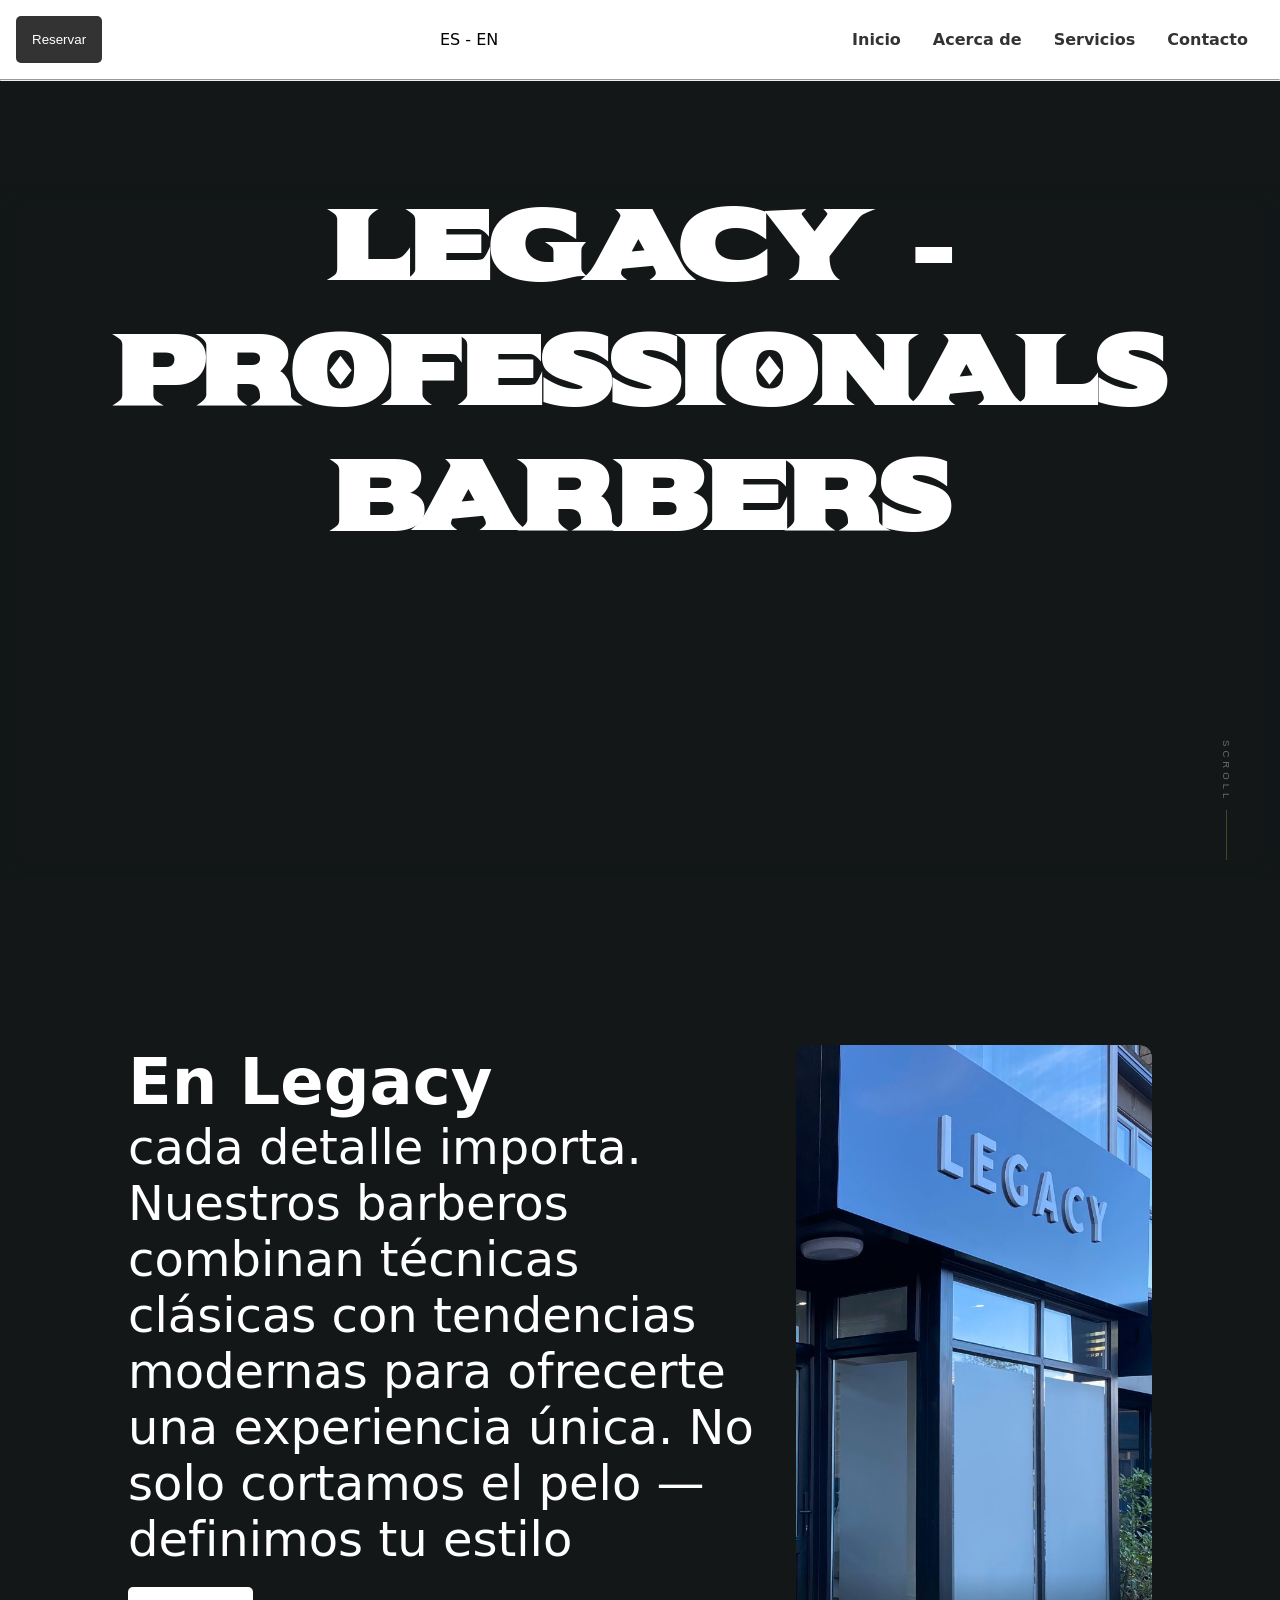
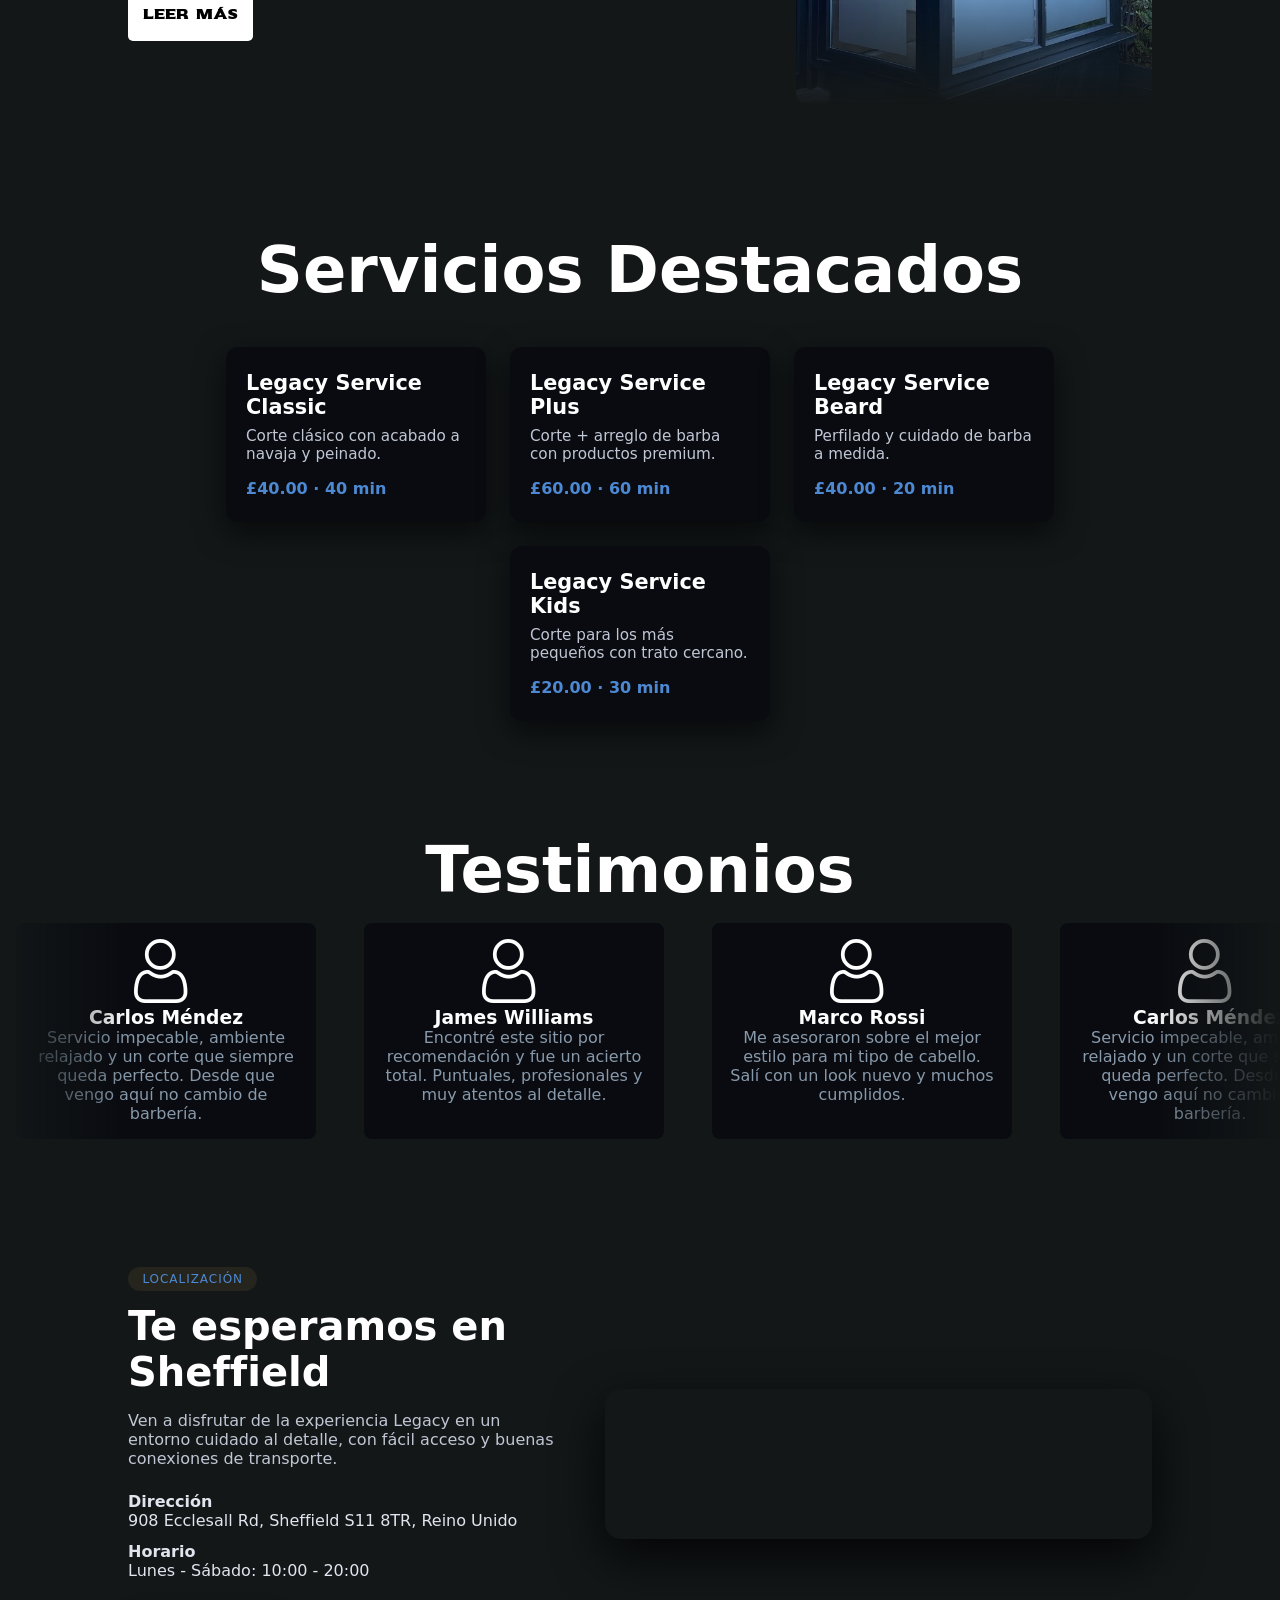
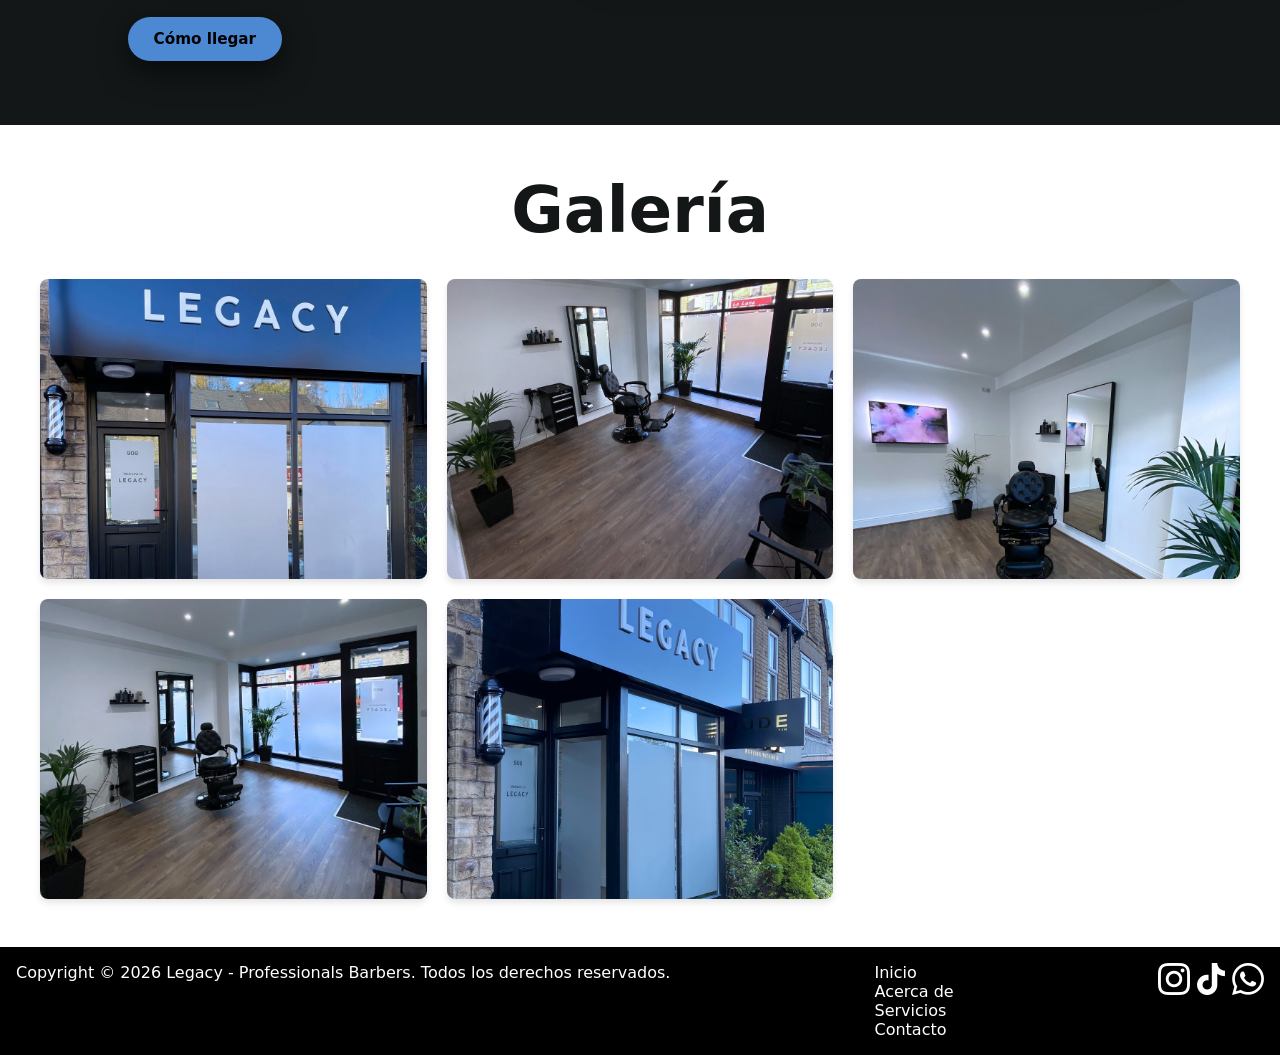
<file: index.html>
<!DOCTYPE html>
<html lang="es">

<head>
    <meta charset="UTF-8">
    <meta name="viewport" content="width=device-width, initial-scale=1.0">
    <title>Legacy - Professionals Barbers </title>
    <link rel="stylesheet" href="css/style.css">
    <link rel="preconnect" href="https://fonts.googleapis.com">
    <link rel="preconnect" href="https://fonts.gstatic.com" crossorigin>
    <link href="https://fonts.googleapis.com/css2?family=Sekuya&display=swap" rel="stylesheet">
    <link rel="icon" href="../img/iconoweb.png">
</head>

<body>
    <header>
        <nav class="nav">
            <button class="btn">
                <a href="html/formulario.html">Reservar</a>
            </button>

            <div style="color: black;">
                <p>ES - EN</p>
            </div>

            <ul>
                <li><a href="#">Inicio</a></li>
                <li><a href="#">Acerca de </a></li>
                <li><a href="#">Servicios</a></li>
                <li><a href="html/contacto.html">Contacto</a></li>
            </ul>

        </nav>
    </header>
    <hr>
    <main>
        <section class="hero">
            <div class="hero-content sekuya-regular">
                <h1>Legacy - Professionals Barbers</h1>
            </div>
            <div class="scroll-hint ocultar-movil">
                <span>Scroll</span>
                <div class="scroll-dot"></div>
              </div>
        </section>

        <section class="about">
            <div class="about-content">
                <h2>En Legacy</h2>
                <p> cada detalle importa. 
                    Nuestros barberos combinan técnicas clásicas con tendencias modernas para ofrecerte una experiencia única. 
                    No solo cortamos el pelo — definimos tu estilo</p>
                <button><a href="" class="sekuya-regular">Leer más</a></button>
            </div>
            <img src="../img/imgBarberia.jpg" alt="">
        </section>

        <section class="service">
            <h2>Servicios Destacados</h2> 
            <div class="services-list">
                <article class="service-card">
                    <h3>Legacy Service Classic</h3>
                    <p class="service-text">Corte clásico con acabado a navaja y peinado.</p>
                    <p class="service-price">£40.00 · 40 min</p>
                </article>
                <article class="service-card">
                    <h3>Legacy Service Plus</h3>
                    <p class="service-text">Corte + arreglo de barba con productos premium.</p>
                    <p class="service-price">£60.00 · 60 min</p>
                </article>
                <article class="service-card">
                    <h3>Legacy Service Beard</h3>
                    <p class="service-text">Perfilado y cuidado de barba a medida.</p>
                    <p class="service-price">£40.00 · 20 min</p>
                </article>
                <article class="service-card">
                    <h3>Legacy Service Kids</h3>
                    <p class="service-text">Corte para los más pequeños con trato cercano.</p>
                    <p class="service-price">£20.00 · 30 min</p>
                </article>
            </div>
        </section>

        <section class="testimonials-section">
            <h2 style="text-align: center; color: var(--secondary-color) ; font-size: 4rem;">Testimonios</h2>
            <div class="testimonials-wrapper">
                <div class="testimonials-track">
                    <!-- Bloque original de testimonios -->
                    <div class="card bg-card-testimonials">
                        <article> 
                            <img src="/img/usuario.png" alt="">
                            <h3>Carlos Méndez</h3>
                            <p>Servicio impecable, ambiente relajado y un corte que siempre queda perfecto. Desde que vengo aquí no cambio de barbería.</p>
                        </article>
                    </div>
                    <div class="card bg-card-testimonials">
                        <article>
                            <img src="/img/usuario.png" alt="">
                            <h3>James Williams</h3>
                            <p>Encontré este sitio por recomendación y fue un acierto total. Puntuales, profesionales y muy atentos al detalle.</p>
                        </article>
                    </div>
                    <div class="card bg-card-testimonials"> 
                        <article>
                            <img src="/img/usuario.png" alt="">
                            <h3>Marco Rossi</h3>
                            <p>Me asesoraron sobre el mejor estilo para mi tipo de cabello. Salí con un look nuevo y muchos cumplidos.</p>
                        </article>
                    </div>
                    <!-- Duplicamos exactamente las mismas tarjetas para un bucle infinito fluido -->
                    <div class="card bg-card-testimonials">
                        <article> 
                            <img src="/img/usuario.png" alt="">
                            <h3>Carlos Méndez</h3>
                            <p>Servicio impecable, ambiente relajado y un corte que siempre queda perfecto. Desde que vengo aquí no cambio de barbería.</p>
                        </article>
                    </div>
                    <div class="card bg-card-testimonials">
                        <article>
                            <img src="/img/usuario.png" alt="">
                            <h3>James Williams</h3>
                            <p>Encontré este sitio por recomendación y fue un acierto total. Puntuales, profesionales y muy atentos al detalle.</p>
                        </article>
                    </div>
                    <div class="card bg-card-testimonials"> 
                        <article>
                            <img src="/img/usuario.png" alt="">
                            <h3>Marco Rossi</h3>
                            <p>Me asesoraron sobre el mejor estilo para mi tipo de cabello. Salí con un look nuevo y muchos cumplidos.</p>
                        </article>
                    </div>
                </div>
            </div>
        </section>

        <section class="mapa">
            <div class="map-container">
                <div class="map-info">
                    <span class="map-badge">Localización</span>
                    <h2>Te esperamos en Sheffield</h2>
                    <p class="map-text">
                        Ven a disfrutar de la experiencia Legacy en un entorno cuidado al detalle, 
                        con fácil acceso y buenas conexiones de transporte.
                    </p>
                    <div class="map-details">
                        <p><strong>Dirección</strong><br>908 Ecclesall Rd, Sheffield S11 8TR, Reino Unido</p>
                        <p><strong>Horario</strong><br>Lunes - Sábado: 10:00 - 20:00</p>
                    </div>
                    <a class="map-cta" href="https://maps.app.goo.gl/1AdoynAdZgB1MmBq7" target="_blank" rel="noopener noreferrer">
                        Cómo llegar
                    </a>
                </div>
                <div class="mapa-content">
                    <iframe
                        src="https://www.google.com/maps/embed?pb=!1m18!1m12!1m3!1d2380.9676722194436!2d-1.51106432307458!3d53.3617334722937!2m3!1f0!2f0!3f0!3m2!1i1024!2i768!4f13.1!3m3!1m2!1s0x4879821664e7b04d%3A0x4c356bc0a513e911!2sChristine%20Clarke%20Aesthetic%20Skincare%2C%20908%20Ecclesall%20Rd%2C%20Sheffield%20S11%208TR%2C%20Reino%20Unido!5e0!3m2!1ses!2ses!4v1770885386726!5m2!1ses!2ses"
                        width="600" height="450" style="border:0;" allowfullscreen="" loading="lazy"
                        referrerpolicy="no-referrer-when-downgrade">
                    </iframe>
                </div>
            </div>
        </section>

        <section class="gallery" id="galeria">
            <h2>Galería</h2>
            <div class="gallery-grid">
                <img src="img/imagen1.jpg" alt="Imagen 1">
                <img src="img/imagen2.jpg" alt="Imagen 2">
                <img src="img/imagen3.jpg" alt="Imagen 3">
                <img src="img/imagen4.jpg" alt="Imagen 4">
                <img src="img/imagen5.jpg" alt="Imagen 5">
            </div>
        </section>

    </main>

    <footer>
        <p>Copyright © 2026 Legacy - Professionals Barbers. Todos los derechos reservados.</p>
        <div class="footer-enlace">
            <ul>
                <li><a href="#">Inicio</a></li>
                <li><a href="#">Acerca de </a></li>
                <li><a href="#">Servicios</a></li>
                <li><a href="html/contacto.html">Contacto</a></li>
            </ul>
        </div>
        <div class="social-media">
            <a href="#"><img src="img/instagram.png" alt=""></a>
            <a href="#"><img src="img/tik-tok.png" alt=""></a>
            <a href="#"><img src="img/whatsapp.png" alt=""></a>
        </div>
    </footer>
</body>

</html>
</file>
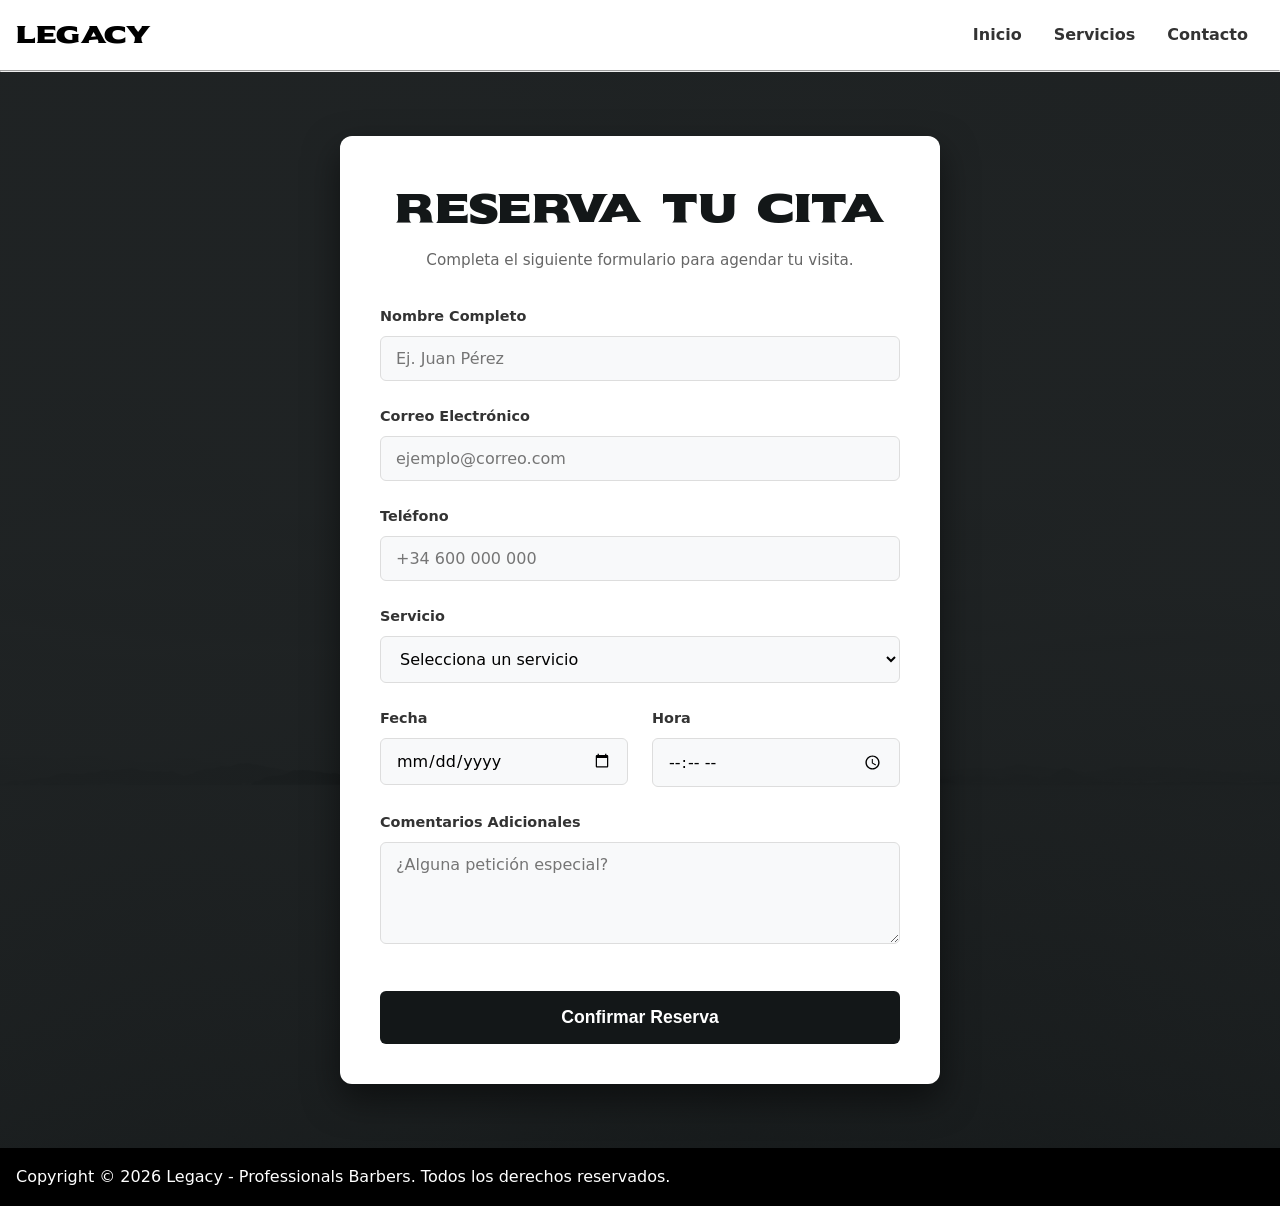
<file: formulario.html>
<!DOCTYPE html>
<html lang="es">

<head>
    <meta charset="UTF-8">
    <meta name="viewport" content="width=device-width, initial-scale=1.0">
    <title>Legacy - Reservas</title>
    <link rel="stylesheet" href="../css/style.css">
    <link rel="stylesheet" href="../css/formulario.css">
    <link rel="preconnect" href="https://fonts.googleapis.com">
    <link rel="preconnect" href="https://fonts.gstatic.com" crossorigin>
    <link href="https://fonts.googleapis.com/css2?family=Sekuya&display=swap" rel="stylesheet">
    <link rel="icon" href="../img/iconoweb.png">
</head>

<body>
    <header>
        <nav class="nav">
            <div class="logo">
                <a href="../index.html"
                    style="font-family: 'Sekuya', system-ui; font-size: 1.5rem; text-decoration: none; color: #000;">Legacy</a>
            </div>

            <ul>
                <li><a href="../index.html">Inicio</a></li>
                <li><a href="../index.html#servicios">Servicios</a></li>
                <li><a href="../index.html#contacto">Contacto</a></li>
            </ul>
        </nav>
    </header>
    <hr>

    <main>
        <section class="reservation-section">
            <div class="form-container">
                <div class="form-header">
                    <h2 class="sekuya-regular">Reserva tu Cita</h2>
                    <p>Completa el siguiente formulario para agendar tu visita.</p>
                </div>

                <form action="#" method="POST" class="reservation-form">
                    <div class="form-group">
                        <label for="nombre">Nombre Completo</label>
                        <input type="text" id="nombre" name="nombre" placeholder="Ej. Juan Pérez" required>
                    </div>

                    <div class="form-group">
                        <label for="email">Correo Electrónico</label>
                        <input type="email" id="email" name="email" placeholder="ejemplo@correo.com" required>
                    </div>

                    <div class="form-group">
                        <label for="telefono">Teléfono</label>
                        <input type="tel" id="telefono" name="telefono" placeholder="+34 600 000 000" required>
                    </div>

                    <div class="form-group">
                        <label for="servicio">Servicio</label>
                        <select id="servicio" name="servicio" required>
                            <option value="" disabled selected>Selecciona un servicio</option>
                            <option value="classic">Legacy Service Classic - £40.00 (40 min)</option>
                            <option value="plus">Legacy Service Plus - £60.00 (60 min)</option>
                            <option value="beard">Legacy Service Beard - £40.00 (20 min)</option>
                            <option value="kids">Legacy Service Kids - £20.00 (30 min)</option>
                        </select>
                    </div>

                    <div class="form-row">
                        <div class="form-group">
                            <label for="fecha">Fecha</label>
                            <input type="date" id="fecha" name="fecha" required>
                        </div>

                        <div class="form-group">
                            <label for="hora">Hora</label>
                            <input type="time" id="hora" name="hora" min="09:00" max="20:00" required>
                        </div>
                    </div>

                    <div class="form-group">
                        <label for="comentarios">Comentarios Adicionales</label>
                        <textarea id="comentarios" name="comentarios" rows="4"
                            placeholder="¿Alguna petición especial?"></textarea>
                    </div>

                    <button type="submit" class="submit-btn">Confirmar Reserva</button>
                </form>
            </div>
        </section>
    </main>

    <footer>
        <p>Copyright © 2026 Legacy - Professionals Barbers. Todos los derechos reservados.</p>
    </footer>
</body>

</html>
</file>
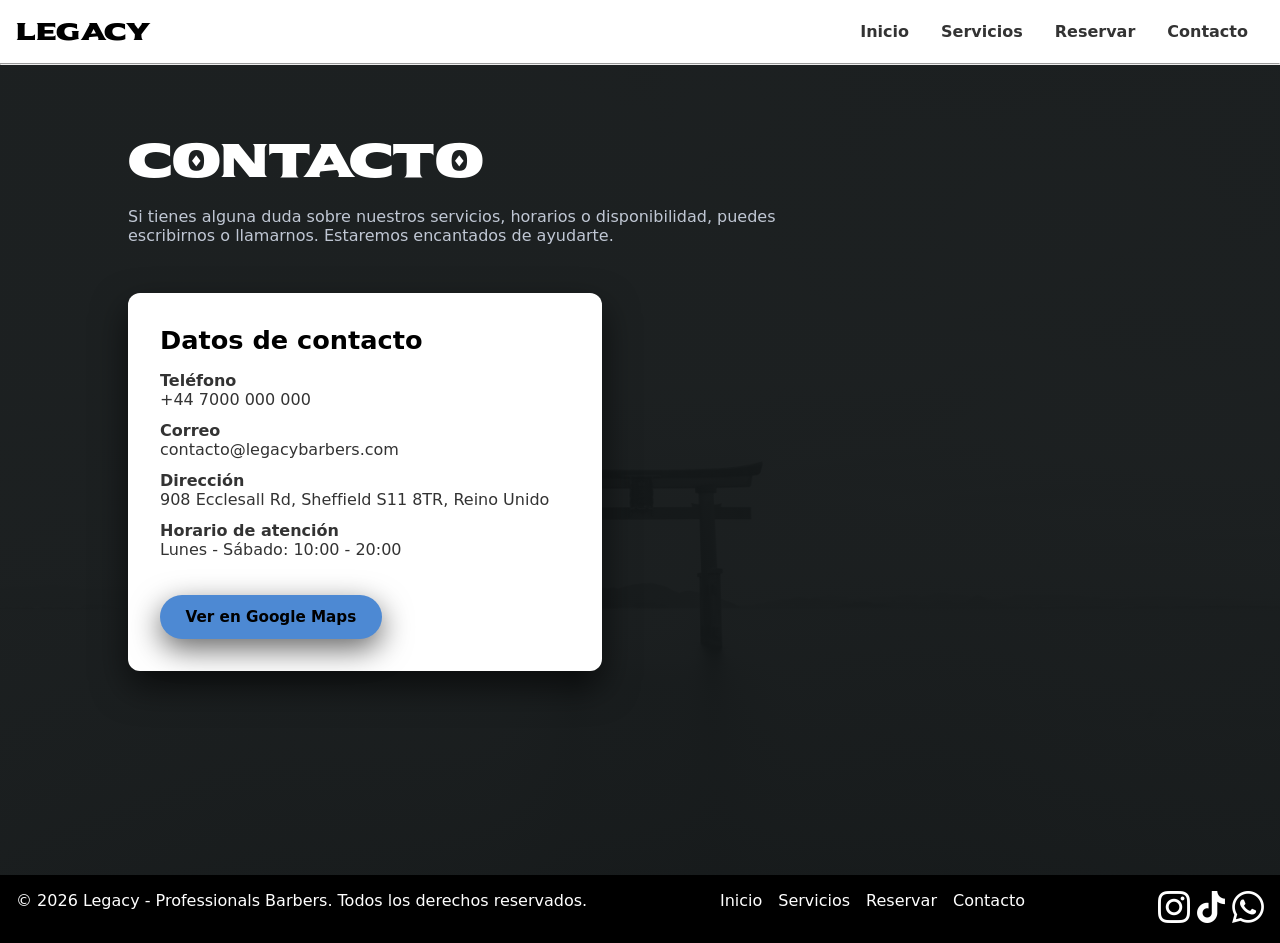
<file: html/contacto.html>
<!DOCTYPE html>
<html lang="es">

<head>
    <meta charset="UTF-8">
    <meta name="viewport" content="width=device-width, initial-scale=1.0">
    <title>Legacy - Contacto</title>
    <link rel="stylesheet" href="../css/style.css">
    <link rel="stylesheet" href="../css/contacto.css">
    <link rel="preconnect" href="https://fonts.googleapis.com">
    <link rel="preconnect" href="https://fonts.gstatic.com" crossorigin>
    <link href="https://fonts.googleapis.com/css2?family=Sekuya&display=swap" rel="stylesheet">
    <link rel="icon" href="../img/iconoweb.png">
</head>

<body>
    <header>
        <nav class="nav">
            <div class="logo">
                <a href="../index.html"
                    style="font-family: 'Sekuya', system-ui; font-size: 1.5rem; text-decoration: none; color: #000;">Legacy</a>
            </div>

            <ul>
                <li><a href="../index.html">Inicio</a></li>
                <li><a href="../index.html#servicios">Servicios</a></li>
                <li><a href="../html/formulario.html">Reservar</a></li>
                <li><a href="./contacto.html">Contacto</a></li>
            </ul>
        </nav>
    </header>
    <hr>

    <main>
        <section class="contact-section">
            <div class="contact-header">
                <h1 class="sekuya-regular">Contacto</h1>
                <p>Si tienes alguna duda sobre nuestros servicios, horarios o disponibilidad, puedes escribirnos o
                    llamarnos. Estaremos encantados de ayudarte.</p>
            </div>

            <div class="contact-grid">
                <div class="contact-card">
                    <h2>Datos de contacto</h2>
                    <p><strong>Teléfono</strong><br>+44 7000 000 000</p>
                    <p><strong>Correo</strong><br>contacto@legacybarbers.com</p>
                    <p><strong>Dirección</strong><br>908 Ecclesall Rd, Sheffield S11 8TR, Reino Unido</p>
                    <p><strong>Horario de atención</strong><br>Lunes - Sábado: 10:00 - 20:00</p>
                    <a class="contact-cta" href="https://maps.app.goo.gl/1AdoynAdZgB1MmBq7" target="_blank"
                        rel="noopener noreferrer">
                        Ver en Google Maps
                    </a>
                </div>
            </div>
        </section>
    </main>

    <footer>
        <p>© 2026 Legacy - Professionals Barbers. Todos los derechos reservados.</p>
        <div class="footer-enlace">
            <ul>
                <li><a href="../index.html">Inicio</a></li>
                <li><a href="../index.html#servicios">Servicios</a></li>
                <li><a href="../html/formulario.html">Reservar</a></li>
                <li><a href="./contacto.html">Contacto</a></li>
            </ul>
        </div>
        <div class="social-media">
            <a href="#"><img src="../img/instagram.png" alt=""></a>
            <a href="#"><img src="../img/tik-tok.png" alt=""></a>
            <a href="#"><img src="../img/whatsapp.png" alt=""></a>
        </div>
    </footer>
</body>

</html>
</file>
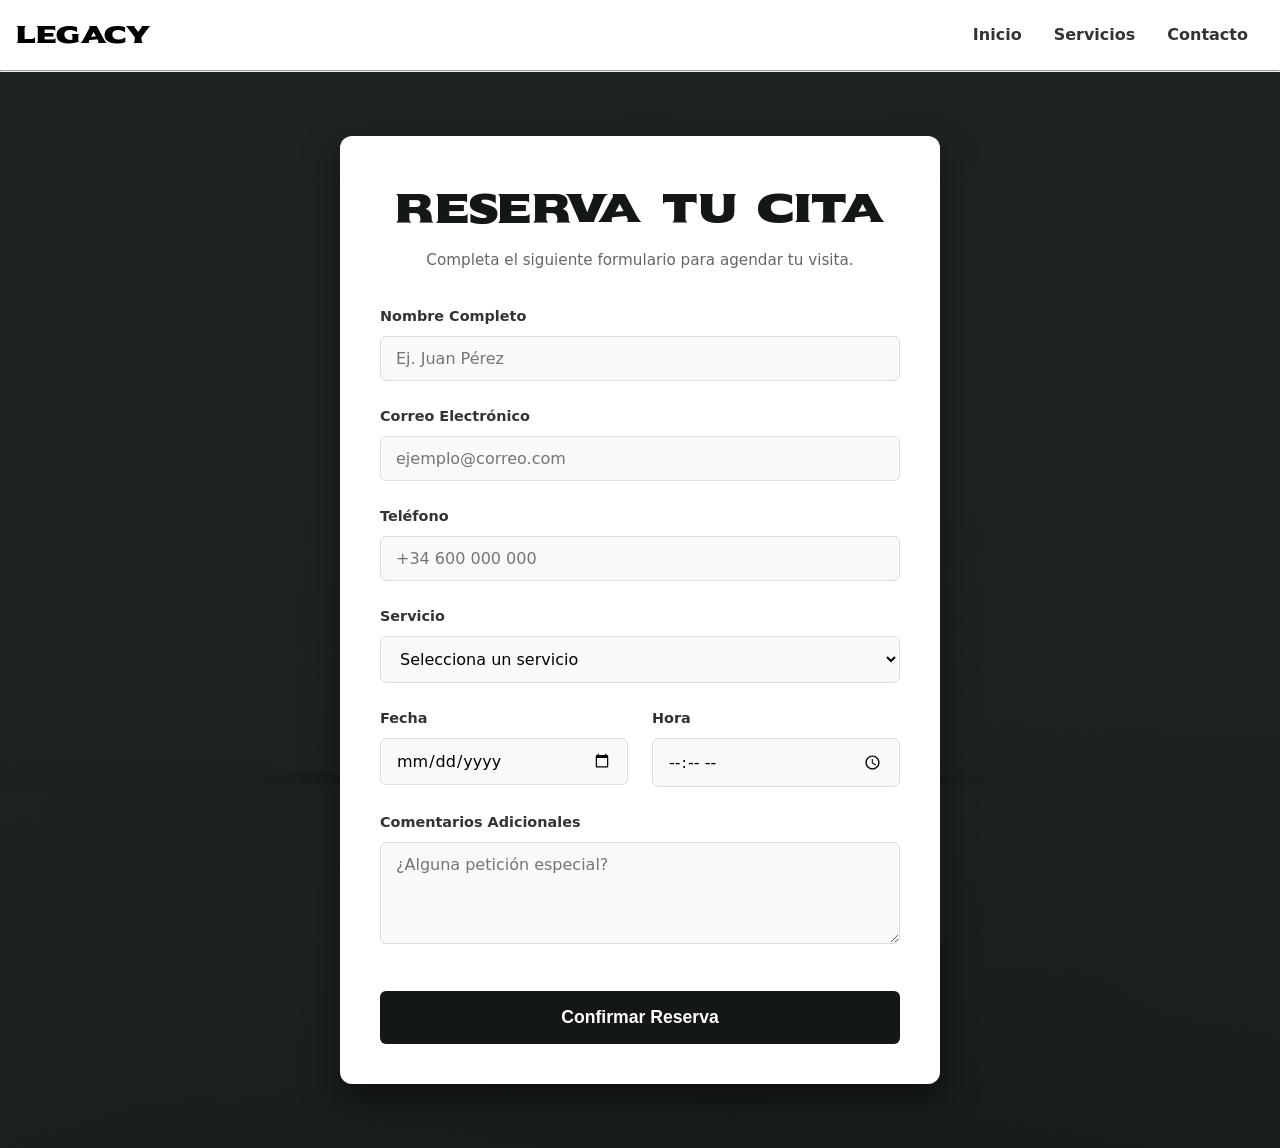
<file: html/formulario.html>
<!DOCTYPE html>
<html lang="es">

<head>
    <meta charset="UTF-8">
    <meta name="viewport" content="width=device-width, initial-scale=1.0">
    <title>Legacy - Reservas</title>
    <link rel="stylesheet" href="../css/style.css">
    <link rel="stylesheet" href="../css/formulario.css">
    <link rel="preconnect" href="https://fonts.googleapis.com">
    <link rel="preconnect" href="https://fonts.gstatic.com" crossorigin>
    <link href="https://fonts.googleapis.com/css2?family=Sekuya&display=swap" rel="stylesheet">
    <link rel="icon" href="../img/iconoweb.png">
</head>

<body>
    <header>
        <nav class="nav">
            <div class="logo">
                <a href="../index.html"
                    style="font-family: 'Sekuya', system-ui; font-size: 1.5rem; text-decoration: none; color: #000;">Legacy</a>
            </div>

            <ul>
                <li><a href="../index.html">Inicio</a></li>
                <li><a href="../index.html#servicios">Servicios</a></li>
                <li><a href="../index.html#contacto">Contacto</a></li>
            </ul>
        </nav>
    </header>
    <hr>

    <main>
        <section class="reservation-section">
            <div class="form-container">
                <div class="form-header">
                    <h2 class="sekuya-regular">Reserva tu Cita</h2>
                    <p>Completa el siguiente formulario para agendar tu visita.</p>
                </div>

                <form action="#" method="POST" class="reservation-form">
                    <div class="form-group">
                        <label for="nombre">Nombre Completo</label>
                        <input type="text" id="nombre" name="nombre" placeholder="Ej. Juan Pérez" required>
                    </div>

                    <div class="form-group">
                        <label for="email">Correo Electrónico</label>
                        <input type="email" id="email" name="email" placeholder="ejemplo@correo.com" required>
                    </div>

                    <div class="form-group">
                        <label for="telefono">Teléfono</label>
                        <input type="tel" id="telefono" name="telefono" placeholder="+34 600 000 000" required>
                    </div>

                    <div class="form-group">
                        <label for="servicio">Servicio</label>
                        <select id="servicio" name="servicio" required>
                            <option value="" disabled selected>Selecciona un servicio</option>
                            <option value="classic">Legacy Service Classic - £40.00 (40 min)</option>
                            <option value="plus">Legacy Service Plus - £60.00 (60 min)</option>
                            <option value="beard">Legacy Service Beard - £40.00 (20 min)</option>
                            <option value="kids">Legacy Service Kids - £20.00 (30 min)</option>
                        </select>
                    </div>

                    <div class="form-row">
                        <div class="form-group">
                            <label for="fecha">Fecha</label>
                            <input type="date" id="fecha" name="fecha" required>
                        </div>

                        <div class="form-group">
                            <label for="hora">Hora</label>
                            <input type="time" id="hora" name="hora" min="09:00" max="20:00" required>
                        </div>
                    </div>

                    <div class="form-group">
                        <label for="comentarios">Comentarios Adicionales</label>
                        <textarea id="comentarios" name="comentarios" rows="4"
                            placeholder="¿Alguna petición especial?"></textarea>
                    </div>

                    <button type="submit" class="submit-btn">Confirmar Reserva</button>
                </form>
            </div>
        </section>
    </main>

    <script>
        document.querySelector('.reservation-form').addEventListener('submit', function(event) {
            event.preventDefault(); // Evita que se recargue la página al enviar
            alert('Ahora mismo no está disponible.');
        });
    </script>
</body>

</html>
</file>
<file: css/style.css>
:root {
    --primary-color: #131718;
    --secondary-color: #fff;
}
body::-webkit-scrollbar {
    display: none;
}

html {
    scroll-behavior: smooth;
}

@keyframes fadeIn {
    from {
        opacity: 0;
    }

    to {
        opacity: 1;
    }
}

@keyframes subida{
    from {
        transform:translateY(0%);
    }
    to {
        transform:translateY(100%);
    }
}

@keyframes appear {
    from {
        opacity: 0;
        transform: translateX(-100);
    }

    to {
        opacity: 1;
        transform: translateX(0px);
    }
}
@keyframes testimonials-scroll {
    0% {
        transform: translateX(0);
    }

    100% {
        transform: translateX(-50%);
    }
}

* {
    margin: 0;
    padding: 0;
    box-sizing: border-box;
}

body {
    font-family: system-ui, -apple-system, BlinkMacSystemFont, 'Segoe UI', Roboto, Oxygen, Ubuntu, Cantarell, 'Open Sans', 'Helvetica Neue', sans-serif;
}

.sekuya-regular {
    font-family: "Sekuya", system-ui;
    font-weight: 400;
    font-style: normal;
}

.nav {
    display: flex;
    justify-content: space-between;
    align-items: center;
    padding: 1rem;
    background-color: #fff;
    animation: fadeIn 1s ease-in-out;
}

.btn {
    background-color: #333;
    color: #fff;
    border: none;
    padding: 1rem;
    cursor: pointer;
    border-radius: 5px;
}

.btn a {
    text-decoration: none;
    color: #fff;
}

.nav ul {
    display: flex;
    list-style: none;
}

.nav ul li {
    margin: 0 1rem;
}

.nav ul li a {
    text-decoration: none;
    color: #333;
    font-weight: bold;
}

.nav a {
    transition: color 0.6s ease-in-out,
        background-color 0.6s ease-in-out;
}

.nav a:hover {
    color: #ffffff;
    background-color: #000000;
}

.hero {
    background-color: var(--primary-color);
    overflow: hidden;
    background-position: center;
    height: 100vh;
    display: flex;
    justify-content: center;
    align-items: center;
    animation: fadeIn 1.5s ease-in-out;
}

.hero-content {
    text-align: center;
    background-color: transparent;
    background-blend-mode: multiply;
    backdrop-filter: blur(10px);
    color: rgb(0, 0, 0);

}

.hero-content h1 {
    color: var(--secondary-color);
    font-size: 6rem;
    margin-bottom: 20rem;

}
/* Scroll indicator */
.scroll-hint {
    position: absolute;
    bottom: 40px; right: 48px;
    z-index: 2;
    display: flex;
    flex-direction: column;
    align-items: center;
    gap: 8px;
    animation: fade-up 1s 1s both;
  }
  .scroll-hint span {
    font-family: 'Barlow Condensed', sans-serif;
    font-size: 0.6rem;
    letter-spacing: 4px;
    text-transform: uppercase;
    color: rgba(245,240,232,0.4);
    writing-mode: vertical-rl;
  }
  .scroll-dot {
    width: 1px;
    height: 50px;
    background: rgba(201,168,76,0.3);
    position: relative;
    overflow: hidden;
  }
  .scroll-dot::after {
    content: '';
    position: absolute;
    top: -20px;
    left: 0;
    width: 1px;
    height: 20px;
    background: var(--secondary-color);
    animation: scroll-anim 2s 1.5s infinite;
  }
  @keyframes scroll-anim {
    from { top: -20px; }
    to   { top: 100%; }
  }

.about {
    background-color: var(--primary-color);
    color: white;
    display: grid;
    align-items: center;
    gap: 2rem;
    padding: 4rem 10%;
}
.about-content {
    display: flex;
    flex-direction: column;
}
.about-content h2{
    font-size:4rem;
}
.about-content p{
    font-size:3rem;
    text-align: left;
}
.about-content button {
    margin-top: 20px;
    height: 54px;
    width: 125px;
    background-color: var(--secondary-color);
    border: none;
    border-radius: 5px;
    padding: 10px;
    
}

.about-content a {
    text-decoration: none;
    color: #000000;
    
}

.about img {
    grid-column: 2;
    grid-row: 1 / 4;
    width: 100%;
    height: 100%;
    object-fit: cover;
    border-radius: 12px;
    mask-image: linear-gradient(black 80%, transparent ) ;
}

.service {
    background-color: var(--primary-color);
    color: var(--secondary-color);
    padding: 4rem 10%;
    text-align: center;
}

.service h2 {
    font-size: 4rem;
    margin-bottom: 2.5rem;
}

.services-list {
    display: flex;
    justify-content: center;
    align-items: stretch;
    flex-wrap: wrap;
    gap: 1.5rem;
}

.service-card {
    background: #090b10;
    position: relative;
    overflow: hidden;
    min-width: 220px;
    max-width: 260px;
    padding: 1.5rem 1.25rem;
    border-radius: 12px;
    text-align: left;
    box-shadow: 0 10px 30px rgba(0, 0, 0, 0.6);
    transition: transform 0.3s ease, box-shadow 0.3s ease;
}


.service-card * {
    position: relative;
    z-index: 1;
}

.service-card h3 {
    font-size: 1.3rem;
    margin-bottom: 0.5rem;
}

.service-text {
    font-size: 0.95rem;
    color: #c0c7d4;
    margin-bottom: 1rem;
}

.service-price {
    font-weight: 600;
    color: #4d89d3;
    font-size: 1rem;
}

.service-card:hover {
    transform: translateY(-6px);
    box-shadow: 0 0 0 1px rgba(79, 142, 247, 0.25), 0 18px 45px rgba(0, 0, 0, 0.6);
}

.mapa { 
    background-color: var(--primary-color);
    padding: 4rem 10%;
    display: flex;
    justify-content: center;
}

.map-container {
    display: grid;
    grid-template-columns: minmax(0, 1.1fr) minmax(0, 1.4fr);
    gap: 3rem;
    align-items: center;
    width: 100%;
}

.map-info {
    color: var(--secondary-color);
}

.map-badge {
    display: inline-block;
    padding: 0.3rem 0.9rem;
    border-radius: 999px;
    background: rgba(243, 201, 107, 0.08);
    color: #4d89d3;
    font-size: 0.75rem;
    letter-spacing: 0.08em;
    text-transform: uppercase;
    margin-bottom: 0.75rem;
}

.mapa h2 {
    color: var(--secondary-color);
    font-size: 2.5rem;
    text-align: left;
    margin-bottom: 1rem;
}

.map-text {
    color: #c0c7d4;
    margin-bottom: 1.5rem;
    max-width: 32rem;
}

.map-details p {
    color: #e1e5ee;
    margin-bottom: 0.8rem;
}

.map-cta {
    display: inline-flex;
    align-items: center;
    justify-content: center;
    margin-top: 1.5rem;
    padding: 0.8rem 1.6rem;
    border-radius: 999px;
    background: #4d89d3;
    color: #000;
    font-weight: 600;
    text-decoration: none;
    font-size: 0.95rem;
    box-shadow: 0 10px 30px rgba(0, 0, 0, 0.6);
    transition: transform 0.2s ease, box-shadow 0.2s ease, background 0.2s ease;
}

.map-cta:hover {
    background: #072cce;
    transform: translateY(-2px);
    box-shadow: 0 14px 36px rgba(0, 0, 0, 0.75);
}

.mapa-content {
    border-radius: 16px;
    overflow: hidden;
    box-shadow: 0 18px 50px rgba(0, 0, 0, 0.8);
}

.mapa iframe {
    display: block;
    width: 100%;
    height: 100%;
    object-fit: cover;
}

.testimonials-section {
    background-color: var(--primary-color);
    padding: 3rem 0;
}

.testimonials-wrapper {
    overflow: hidden;
    mask-image: linear-gradient(
        to right,
        transparent 0%,
        black 10%,
        black 90%,
        transparent 100%
      );
}

.testimonials-track {
    color: var(--secondary-color);
    display: flex;
    align-items: stretch;
    text-align: center;
    gap: 1em;
    width: max-content;
    animation: testimonials-scroll 20s linear infinite;
}
.bg-card-testimonials{
    background: #090b10;
    position: relative;
    overflow: hidden;
}
.card{   
    width: 300px;
    gap: 20px;
    padding: 1em;
    margin: 1em;    
    color: var(--secondary-color);
    border-radius: 8px;
    transition: transform 0.3s ease, box-shadow 0.3s ease;
}
.card:hover {
    transform: translateY(-4px);
    box-shadow: 0 0 0 1px rgba(79,142,247,0.25), 0 16px 40px rgba(0,0,0,0.5);
  }
.card p{
    position: relative;
    color: #8899aa;
    z-index: 1;
}
.gallery {
    padding: 3rem 1rem;
    text-align: center;
}

.gallery h2 {
    font-size: 4rem;
    margin-bottom: 2rem;
    color: var(--primary-color);
}

.gallery-grid {
    display: grid;
    grid-template-columns: repeat(3, 1fr);
    gap: 20px;
    max-width: 1200px;
    margin: 0 auto;
}

.gallery-grid img {
    width: 100%;
    height: 300px;
    object-fit: cover;
    border-radius: 8px;
    box-shadow: 0 4px 6px rgba(0, 0, 0, 0.1);
    transition: transform 0.3s ease;
}

.gallery-grid img:hover {
    transform: scale(1.03);
}

footer {
    background-color: #000000;
    color: #fff;
    padding: 1rem;
    display: flex;
    justify-content: space-between;

}

footer li {
    list-style: none;

}

footer-enlace {
    text-align: left;
}

footer a {
    text-decoration: none;
    color: #fff;
}

.social-media img {
    height: 32px;
    width: 32px;
}

@media (max-width: 768px) {
    .nav {
        flex-direction: column-reverse;
        padding: 1.5rem;
        gap: 1.5rem;
    }

    .nav ul {
        flex-direction: column;
        align-items: center;
        width: 100%;
        padding: 0;
        margin-bottom: 1rem;
    }

    .nav ul li {
        font-size: 1.1rem;
    }

    .hero {
        background-position: center top;
        padding: 0 1.5rem;
    }

    .hero-content h1 {
        font-size: 2rem;
        margin-bottom: 6rem;
        line-height: 1.2;
    }
    .ocultar-movil {
        display: none;
    }

    button,
    .btn {
        width: 80%;
        padding: 12px;
        font-size: 1rem;
        text-align: center;
    }

    .about {
        grid-template-columns: 1fr;
        padding: 2rem 1.5rem;
        text-align: center;
        gap: 1.5rem;
    }

    .about-content h2 {
        font-size: 2.2rem;
    }

    .about-content p {
        font-size: 1.1rem;
        text-align: center;
    }

    .about img {
        grid-column: 1;
        grid-row: auto;
        margin-top: 1.5rem;
        max-height: 260px;
        object-fit: cover;
    }

    .service {
        padding: 2.5rem 1.5rem;
    }

    .service h2 {
        font-size: 2.3rem;
    }

    .services-list {
        flex-direction: column;
        align-items: center;
    }

    .service-card {
        width: 100%;
        max-width: 360px;
    }

    .testimonials-section {
        padding: 2.5rem 0;
    }

    testimonials-section h2 {
        font-size: 2rem;
    }

    .card {
        width: 260px;
        margin: 0.5rem;
        padding: 0.9rem;
    }

    .mapa {
        padding: 2.5rem 1.5rem;
    }

    .map-container {
        grid-template-columns: 1fr;
        gap: 2rem;
    }

    .mapa h2 {
        font-size: 2rem;
    }

    .map-text {
        font-size: 0.95rem;
    }

    .mapa-content {
        max-height: 320px;
    }

    .gallery {
        padding: 2.5rem 1.5rem;
    }

    .gallery h2 {
        font-size: 2.4rem;
    }

    .gallery-grid {
        grid-template-columns: 1fr;
    }

    .gallery-grid img {
        height: 220px;
    }

    footer {
        flex-direction: column;
        align-items: center;
        gap: 1rem;
        text-align: center;
    }
}
</file>
<file: css/formulario.css>
:root {
    --primary-color: #131718;
    --secondary-color: #fff;
    --accent-color: #333;
    --input-bg: #f8f9fa;
    --border-color: #ddd;
}

* {
    margin: 0;
    padding: 0;
    box-sizing: border-box;
}

body {
    font-family: system-ui, -apple-system, 'Segoe UI', Roboto, 'Helvetica Neue', Arial, sans-serif;
    background-color: var(--primary-color);
    color: var(--secondary-color);
    line-height: 1.6;
}


.nav {
    background-color: var(--secondary-color);
}

.reservation-section {
    display: flex;
    justify-content: center;
    align-items: center;
    min-height: 90vh;
    padding: 4rem 1rem;
    background-image: linear-gradient(rgba(19, 23, 24, 0.95), rgba(19, 23, 24, 0.95)), url('../img/FondoHome.jpg');
    background-size: cover;
    background-position: center;
}


.form-container {
    background-color: var(--secondary-color);
    color: var(--primary-color);
    width: 100%;
    max-width: 600px;
    padding: 2.5rem;
    border-radius: 12px;
    box-shadow: 0 15px 35px rgba(0, 0, 0, 0.5);
    animation: slideUp 0.8s ease-out;
}

@keyframes slideUp {
    from {
        opacity: 0;
        transform: translateY(30px);
    }

    to {
        opacity: 1;
        transform: translateY(0);
    }
}

.form-header {
    text-align: center;
    margin-bottom: 2rem;
}

.form-header h2 {
    font-size: 2.5rem;
    margin-bottom: 0.5rem;
    color: var(--primary-color);
}

.form-header p {
    color: #666;
    font-size: 0.95rem;
}

.form-group {
    margin-bottom: 1.5rem;
}

.form-row {
    display: flex;
    gap: 1.5rem;
}

.form-row .form-group {
    flex: 1;
}

label {
    display: block;
    margin-bottom: 0.5rem;
    font-weight: 600;
    font-size: 0.9rem;
    color: #333;
}

input,
select,
textarea {
    width: 100%;
    padding: 12px 15px;
    border: 1px solid var(--border-color);
    border-radius: 6px;
    background-color: var(--input-bg);
    font-family: inherit;
    font-size: 1rem;
    transition: all 0.3s ease;
}

input:focus,
select:focus,
textarea:focus {
    outline: none;
    border-color: var(--primary-color);
    background-color: #fff;
    box-shadow: 0 0 0 3px rgba(19, 23, 24, 0.1);
}

textarea {
    resize: vertical;
    min-height: 100px;
}

.submit-btn {
    width: 100%;
    padding: 1rem;
    background-color: var(--primary-color);
    color: var(--secondary-color);
    border: none;
    border-radius: 6px;
    font-size: 1.1rem;
    font-weight: bold;
    cursor: pointer;
    transition: transform 0.2s ease, background-color 0.3s ease;
    margin-top: 1rem;
}

.submit-btn:hover {
    background-color: #000;
    transform: translateY(-2px);
    box-shadow: 0 5px 15px rgba(0, 0, 0, 0.3);
}

.submit-btn:active {
    transform: translateY(0);
}


footer {
    background-color: #000;
    color: #fff;
    text-align: center;
    padding: 1rem;
    width: 100%;
}


@media (max-width: 768px) {
    .form-container {
        padding: 1.5rem;
    }

    .form-header h2 {
        font-size: 2rem;
    }

    .form-row {
        flex-direction: column;
        gap: 0;
    }
}
</file>
<file: css/contacto.css>
:root {
    --primary-color: #131718;
    --secondary-color: #fff;
}

body {
    background-color: var(--primary-color);
    color: var(--secondary-color);
}

.contact-section {
    min-height: 90vh;
    padding: 4rem 10%;
    background-image: linear-gradient(rgba(19, 23, 24, 0.96), rgba(19, 23, 24, 0.96)), url('../img/FondoHome.jpg');
    background-size: cover;
    background-position: center;
    display: flex;
    flex-direction: column;
    gap: 3rem;
}

.contact-header {
    max-width: 700px;
}

.contact-header h1 {
    font-size: 3rem;
    margin-bottom: 1rem;
}

.contact-header p {
    color: #c0c7d4;
    font-size: 1rem;
}

.contact-grid {
    display: grid;
    grid-template-columns: minmax(0, 1.1fr) minmax(0, 1.2fr);
    gap: 2rem;
    align-items: stretch;
}

.contact-card {
    background-color: #ffffff;
    color: #000000;
    border-radius: 12px;
    padding: 2rem;
    box-shadow: 0 15px 35px rgba(0, 0, 0, 0.6);
}

.contact-card h2 {
    margin-bottom: 1rem;
    font-size: 1.6rem;
}

.contact-card p  {
    margin-bottom: 0.75rem;
    color: #333;
}

.contact-cta {
    display: inline-flex;
    align-items: center;
    justify-content: center;
    margin-top: 1.5rem;
    padding: 0.8rem 1.6rem;
    border-radius: 999px;
    background: #4d89d3;
    color: #000;
    font-weight: 600;
    text-decoration: none;
    font-size: 0.95rem;
    box-shadow: 0 10px 30px rgba(0, 0, 0, 0.6);
    transition: transform 0.2s ease, box-shadow 0.2s ease, background 0.2s ease;
}

.contact-cta:hover {
    background: #072cce;
    transform: translateY(-2px);
    box-shadow: 0 14px 36px rgba(0, 0, 0, 0.75);
}


footer {
    background-color: #000000;
    color: #fff;
    padding: 1rem;
    display: flex;
    justify-content: space-between;
}

.footer-enlace ul {
    display: flex;
    gap: 1rem;
    list-style: none;
}

.footer-enlace a {
    text-decoration: none;
    color: #fff;
}

.social-media img {
    height: 32px;
    width: 32px;
}

@media (max-width: 900px) {
    .contact-grid {
        grid-template-columns: 1fr;
    }

    .contact-section {
        padding: 3rem 1.5rem;
    }
}

@media (max-width: 768px) {
    .contact-header h1 {
        font-size: 2.2rem;
    }

}
</file>
